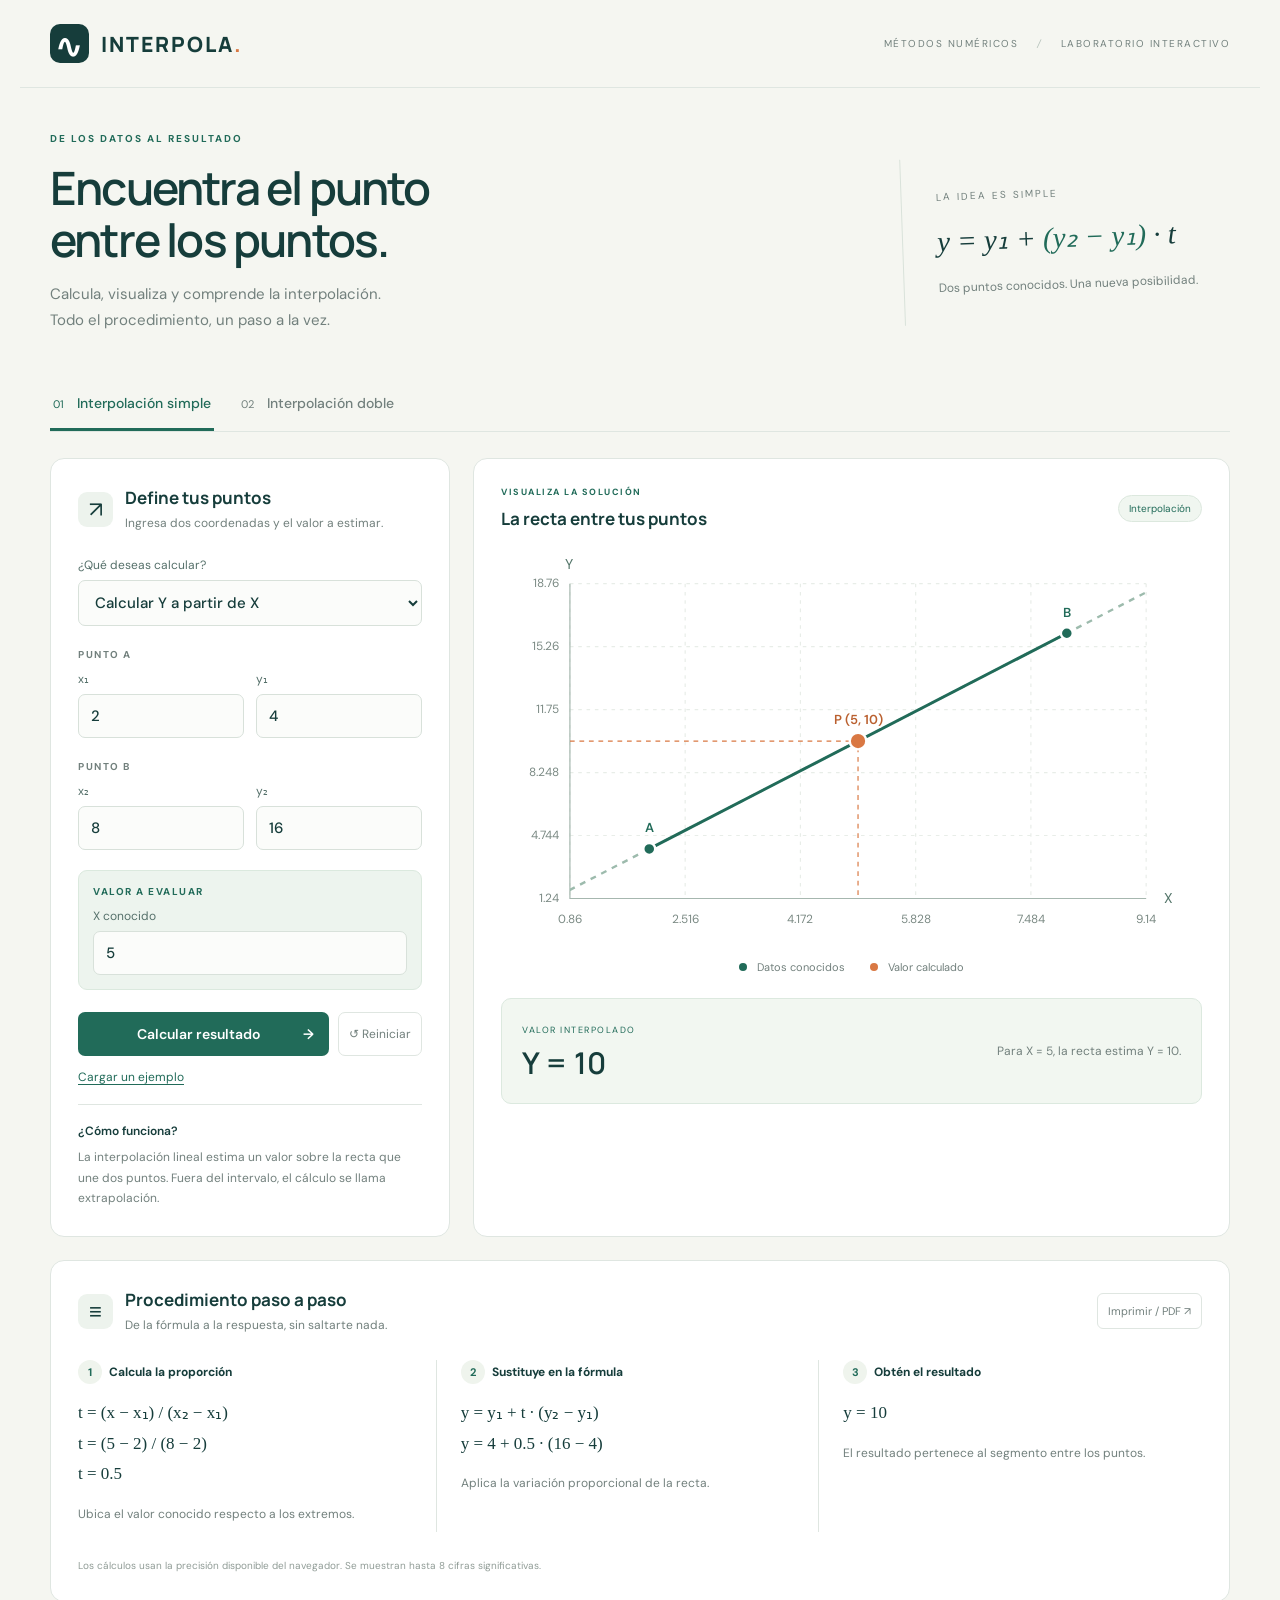
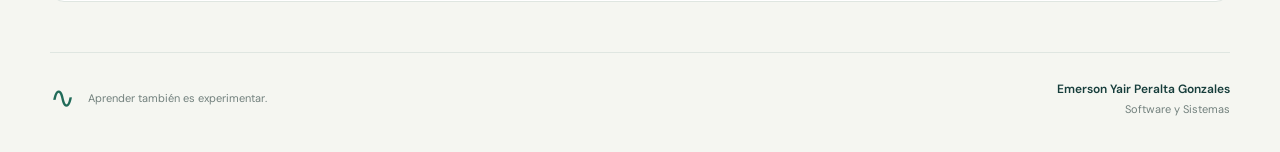
<file: index.html>
<!doctype html><html lang="es"><head><meta charset="UTF-8"><meta name="viewport" content="width=device-width,initial-scale=1"><meta name="theme-color" content="#113f3c"><title>Interpolación · Emerson Peralta</title><link rel="stylesheet" href="style.css"></head><body>
<header><a class="brand" href="./"><span class="logo">∿</span> INTERPOLA<span class="brand-dot">.</span></a><span class="course">MÉTODOS NUMÉRICOS <i> / </i> LABORATORIO INTERACTIVO</span></header>
<main><div class="intro"><div><div class="eyebrow">DE LOS DATOS AL RESULTADO</div><h1>Encuentra el punto<br>entre los puntos.</h1><p>Calcula, visualiza y comprende la interpolación.<br>Todo el procedimiento, un paso a la vez.</p></div><div class="hero-formula"><span>LA IDEA ES SIMPLE</span><div>y = y₁ + <em>(y₂ − y₁)</em> · t</div><small>Dos puntos conocidos. Una nueva posibilidad.</small></div></div>
<nav aria-label="Tipo de interpolación"><button id="simpleTab" class="active" type="button">01 <b>Interpolación simple</b></button><button id="doubleTab" type="button">02 <b>Interpolación doble</b></button></nav>
<div class="workbench"><section class="card inputs"><div class="section-title"><span class="square">↗</span><div><h2 id="inputTitle">Define tus puntos</h2><p id="inputDesc">Ingresa dos coordenadas y el valor a estimar.</p></div></div><form id="calculator" novalidate><div id="fields"></div><div class="actions"><button class="primary" type="submit">Calcular resultado <span>→</span></button><button class="reset" type="button" id="reset" title="Reiniciar">↺ Reiniciar</button></div><button type="button" id="example" class="example">Cargar un ejemplo</button><p id="error" role="alert"></p></form><div class="tip"><b>¿Cómo funciona?</b><p id="tip"></p></div></section>
<section class="card output"><div class="chart-head"><div><div class="eyebrow">VISUALIZA LA SOLUCIÓN</div><h2 id="graphTitle">La recta entre tus puntos</h2></div><span id="badge">Interpolación</span></div><div id="graph" aria-label="Gráfico del resultado"></div><div class="legend"><span><i class="dot known"></i> Datos conocidos</span><span><i class="dot target"></i> Valor calculado</span></div><div class="result" aria-live="polite"><div><small id="resultLabel">VALOR INTERPOLADO</small><strong id="resultValue">—</strong></div><p id="resultNote"></p></div></section></div>
<section class="card procedure"><div class="section-title"><span class="square">≡</span><div><h2>Procedimiento paso a paso</h2><p>De la fórmula a la respuesta, sin saltarte nada.</p></div><button id="print" type="button">Imprimir / PDF ↗</button></div><div id="steps"></div><p class="precision">Los cálculos usan la precisión disponible del navegador. Se muestran hasta 8 cifras significativas.</p></section>
</main><footer><div class="footer-mark">∿ <span>Aprender también es experimentar.</span></div><div><strong>Emerson Yair Peralta Gonzales</strong><span>Software y Sistemas</span></div></footer><script src="app.js"></script></body></html>
</file>
<file: style.css>
@import url('https://fonts.googleapis.com/css2?family=DM+Sans:wght@400;500;600;700&family=Manrope:wght@400;500;600;700;800&display=swap');
:root{--ink:#163d3b;--green:#216b59;--muted:#72807d;--line:#dfe6e1;--orange:#d97843}*{box-sizing:border-box}body{margin:0;background:#f5f6f1;color:var(--ink);font:14px 'DM Sans',Arial,sans-serif}header{height:88px;max-width:1240px;margin:auto;border-bottom:1px solid var(--line);display:flex;align-items:center;justify-content:space-between;padding:0 30px}.brand{font:800 21px Manrope,Arial,sans-serif;letter-spacing:2px;color:var(--ink);text-decoration:none;display:flex;align-items:center}.logo{background:var(--ink);color:white;border-radius:10px;font-size:32px;width:39px;height:39px;display:grid;place-items:center;margin-right:12px}.brand-dot{color:var(--orange)}.course{font-size:10px;letter-spacing:1.5px;color:var(--muted)}.course i{padding:0 14px;color:#b4c1ba}main{max-width:1180px;margin:auto;padding:44px 0 50px}.intro{display:flex;justify-content:space-between;align-items:center;margin-bottom:37px}.eyebrow{font-size:10px;letter-spacing:2px;font-weight:700;color:var(--green)}h1{font:600 46px/1.12 Manrope,Arial,sans-serif;letter-spacing:-1.8px;margin:17px 0}p{color:var(--muted);line-height:1.7;margin:8px 0}.intro p{font-size:15px}.hero-formula{padding:28px 34px;border-left:1px solid #d9e2da;transform:rotate(-2deg)}.hero-formula>span{font-size:10px;letter-spacing:2px;color:var(--muted)}.hero-formula>div{font:italic 29px Georgia,serif;margin:20px 0}.hero-formula em{color:var(--green)}.hero-formula small{color:var(--muted);font-size:12px}nav{display:flex;border-bottom:1px solid var(--line);gap:24px;margin-bottom:26px}button{font:inherit;cursor:pointer}nav button{border:0;background:none;color:var(--muted);padding:16px 3px;font-size:11px;border-bottom:3px solid transparent}nav button b{font-size:14px;margin-left:10px;font-weight:500}nav button.active{color:var(--green);border-color:var(--green)}.workbench{display:grid;grid-template-columns:400px 1fr;gap:23px}.card{border:1px solid var(--line);background:white;border-radius:14px;padding:27px}.section-title{display:flex;align-items:center;gap:12px;margin-bottom:24px}h2{font:700 17px Manrope,Arial,sans-serif;margin:0}.section-title p{font-size:12px;margin:4px 0 0}.square{background:#edf3ed;width:35px;height:35px;display:grid;place-items:center;font-size:22px;border-radius:9px;flex-shrink:0}.point-label{font-size:10px;letter-spacing:1.5px;margin:22px 0 10px;color:var(--muted);font-weight:700}.row{display:grid;grid-template-columns:1fr 1fr;gap:12px}label{display:block;color:#55706a;font-size:12px}input,select{width:100%;margin-top:7px;border:1px solid #d8e1da;background:#fbfcfa;border-radius:7px;padding:11px 12px;color:var(--ink);font:500 15px 'DM Sans',Arial,sans-serif;min-width:0}input:focus,select:focus{outline:2px solid #83b5a3;outline-offset:2px}.query{background:#edf4ee;border:1px solid #dbe9de;border-radius:9px;padding:14px;margin-top:20px}.query .point-label{margin:0 0 10px;color:var(--green)}.actions{display:flex;gap:9px;margin-top:22px}.primary{border:0;background:var(--green);color:white;border-radius:7px;padding:13px 15px;flex:1;font-weight:600}.primary span{float:right}.reset{border:1px solid var(--line);background:white;border-radius:7px;padding:10px;color:var(--muted);font-size:12px}.example{background:none;border:0;color:var(--green);font-size:12px;padding:13px 0;text-decoration:underline;text-underline-offset:3px}.tip{border-top:1px solid var(--line);margin-top:6px;padding-top:18px;font-size:12px}.tip b{font-weight:600}.tip p{margin-bottom:0}#error{color:#b33d2e;font-size:13px;margin:0}.chart-head{display:flex;justify-content:space-between;align-items:center}.chart-head h2{margin-top:9px}.chart-head .eyebrow{font-size:9px;letter-spacing:1.5px}#badge{border:1px solid #dce8de;background:#f0f6f0;color:var(--green);padding:6px 10px;border-radius:20px;font-size:10px}#graph{min-height:310px;margin-top:18px}svg{width:100%;height:auto;display:block}svg text{font-family:'DM Sans',Arial,sans-serif}.legend{display:flex;justify-content:center;gap:25px;font-size:11px;color:var(--muted);margin:8px 0 24px}.dot{display:inline-block;width:8px;height:8px;border-radius:50%;margin-right:7px}.known{background:var(--green)}.target{background:var(--orange)}.result{border:1px solid #dce9df;background:#f2f7f1;border-radius:10px;display:flex;padding:20px;justify-content:space-between;align-items:center;gap:20px}.result small{font-size:9px;letter-spacing:1.5px;color:var(--green)}.result strong{display:block;font:600 30px Manrope,Arial,sans-serif;margin-top:5px;overflow-wrap:anywhere}.result p{font-size:12px;max-width:225px}.procedure{margin-top:23px}.procedure .section-title{margin-bottom:25px}#print{margin-left:auto;background:white;border:1px solid var(--line);border-radius:6px;color:var(--muted);font-size:11px;padding:10px}#steps{display:grid;grid-template-columns:repeat(3,1fr);gap:24px}.step{border-right:1px solid var(--line);padding-right:20px}.step:last-child{border:0}.step-num{display:inline-grid;place-items:center;width:24px;height:24px;border-radius:50%;background:#eff4ed;color:var(--green);font-size:11px;margin-right:7px}.step b{font-size:12px}.math{font:17px/1.8 Georgia,serif;color:var(--ink);margin:14px 0;overflow-wrap:anywhere}.step p{font-size:12px}.precision{font-size:10px;margin:25px 0 0;color:#909c96}footer{border-top:1px solid var(--line);max-width:1180px;margin:auto;padding:25px 0 35px;display:flex;justify-content:space-between;align-items:center}.footer-mark{font-size:30px;color:var(--green);display:flex;align-items:center;gap:13px}.footer-mark span{font-size:11px;color:var(--muted)}footer>div:last-child{text-align:right}footer strong{font-size:12px;font-weight:600}footer>div:last-child>span{display:block;color:var(--muted);font-size:11px;margin-top:5px}@media(max-width:1240px){main,footer{margin-left:30px;margin-right:30px}}@media(max-width:800px){.course,.hero-formula{display:none}.workbench{grid-template-columns:1fr}h1{font-size:38px}.intro{margin-bottom:22px}main{padding-top:30px}#steps{grid-template-columns:1fr}.step{border-right:0;border-bottom:1px solid var(--line)}footer{gap:20px}.footer-mark span{display:none}.card{padding:20px}header{height:72px}.result{flex-wrap:wrap}.result p{max-width:none}.chart-head{gap:10px}main,footer{margin-left:16px;margin-right:16px}}@media print{body{background:white}.inputs,nav,.intro,header,#print,.footer-mark{display:none}.workbench{display:block}.card{break-inside:avoid}main{padding:0}.procedure{break-inside:avoid}footer{margin-top:15px}#graph{max-width:550px;margin:auto}}
</file>
